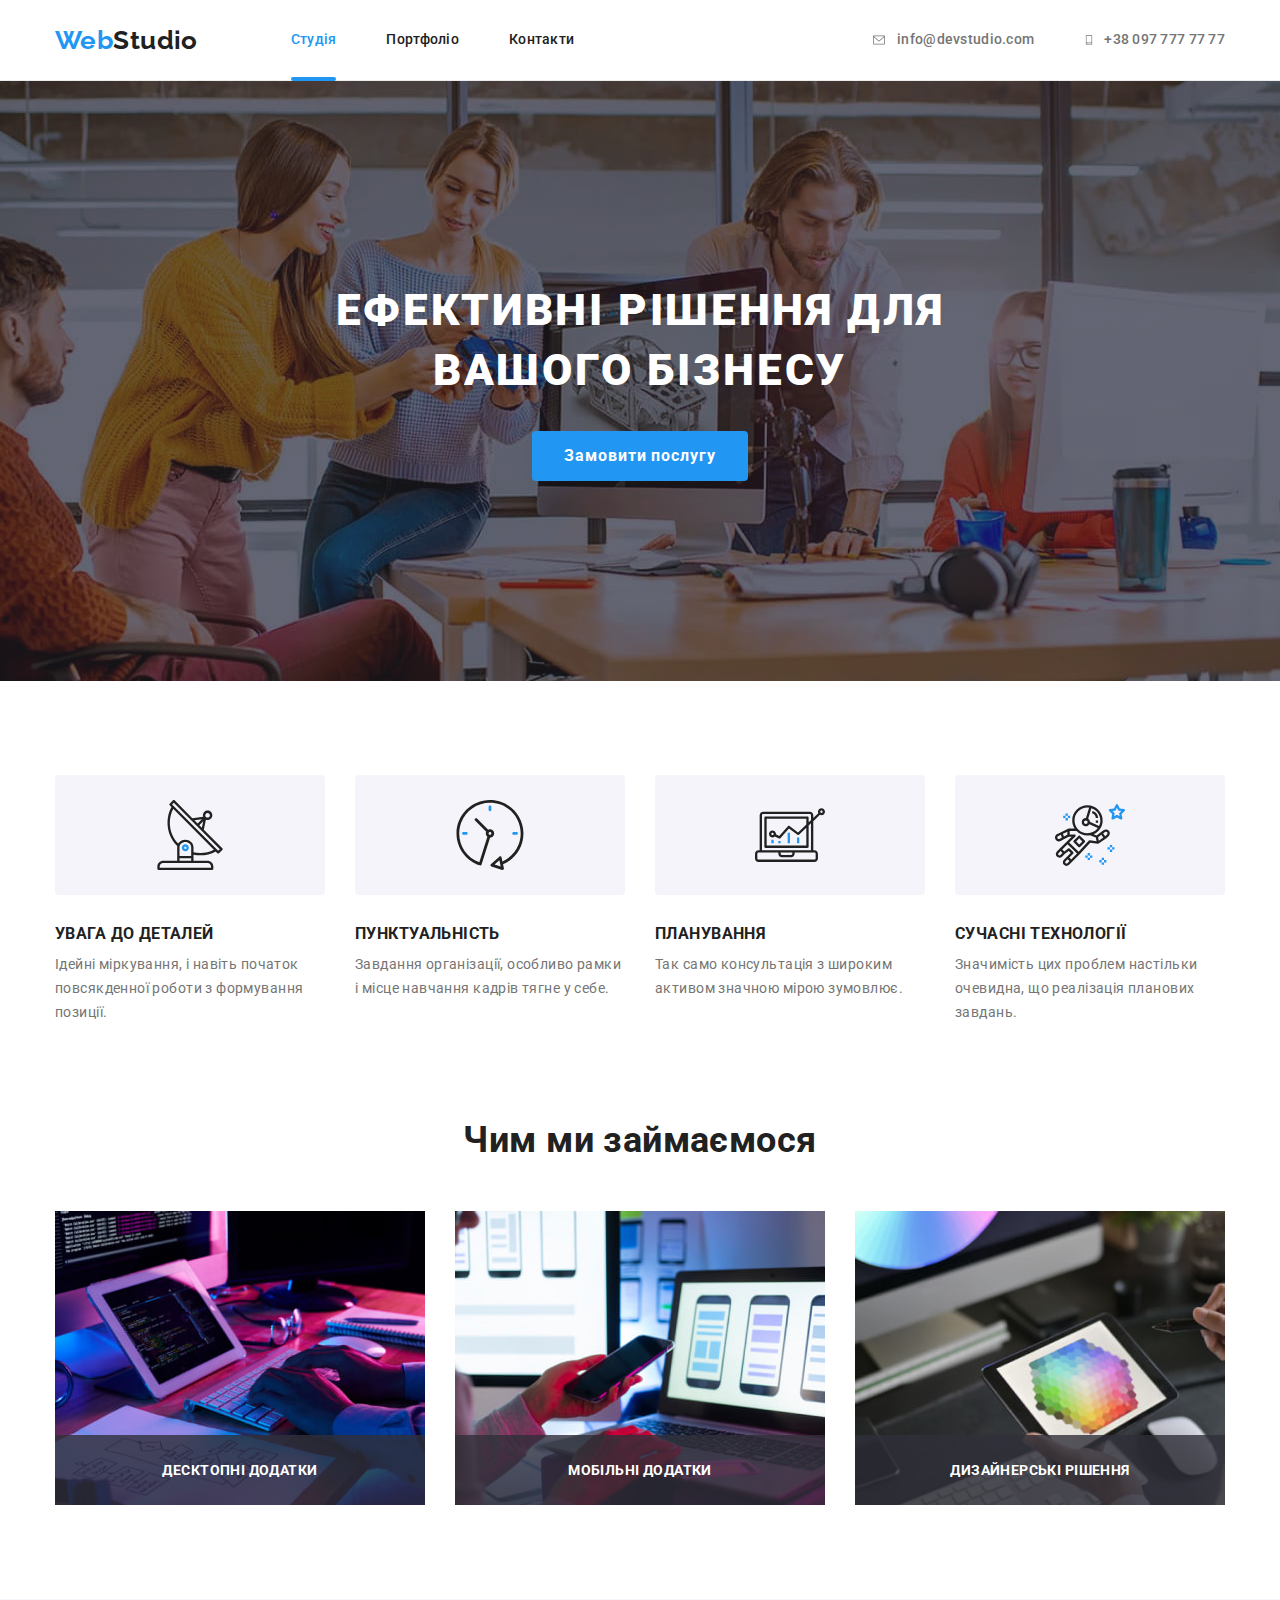
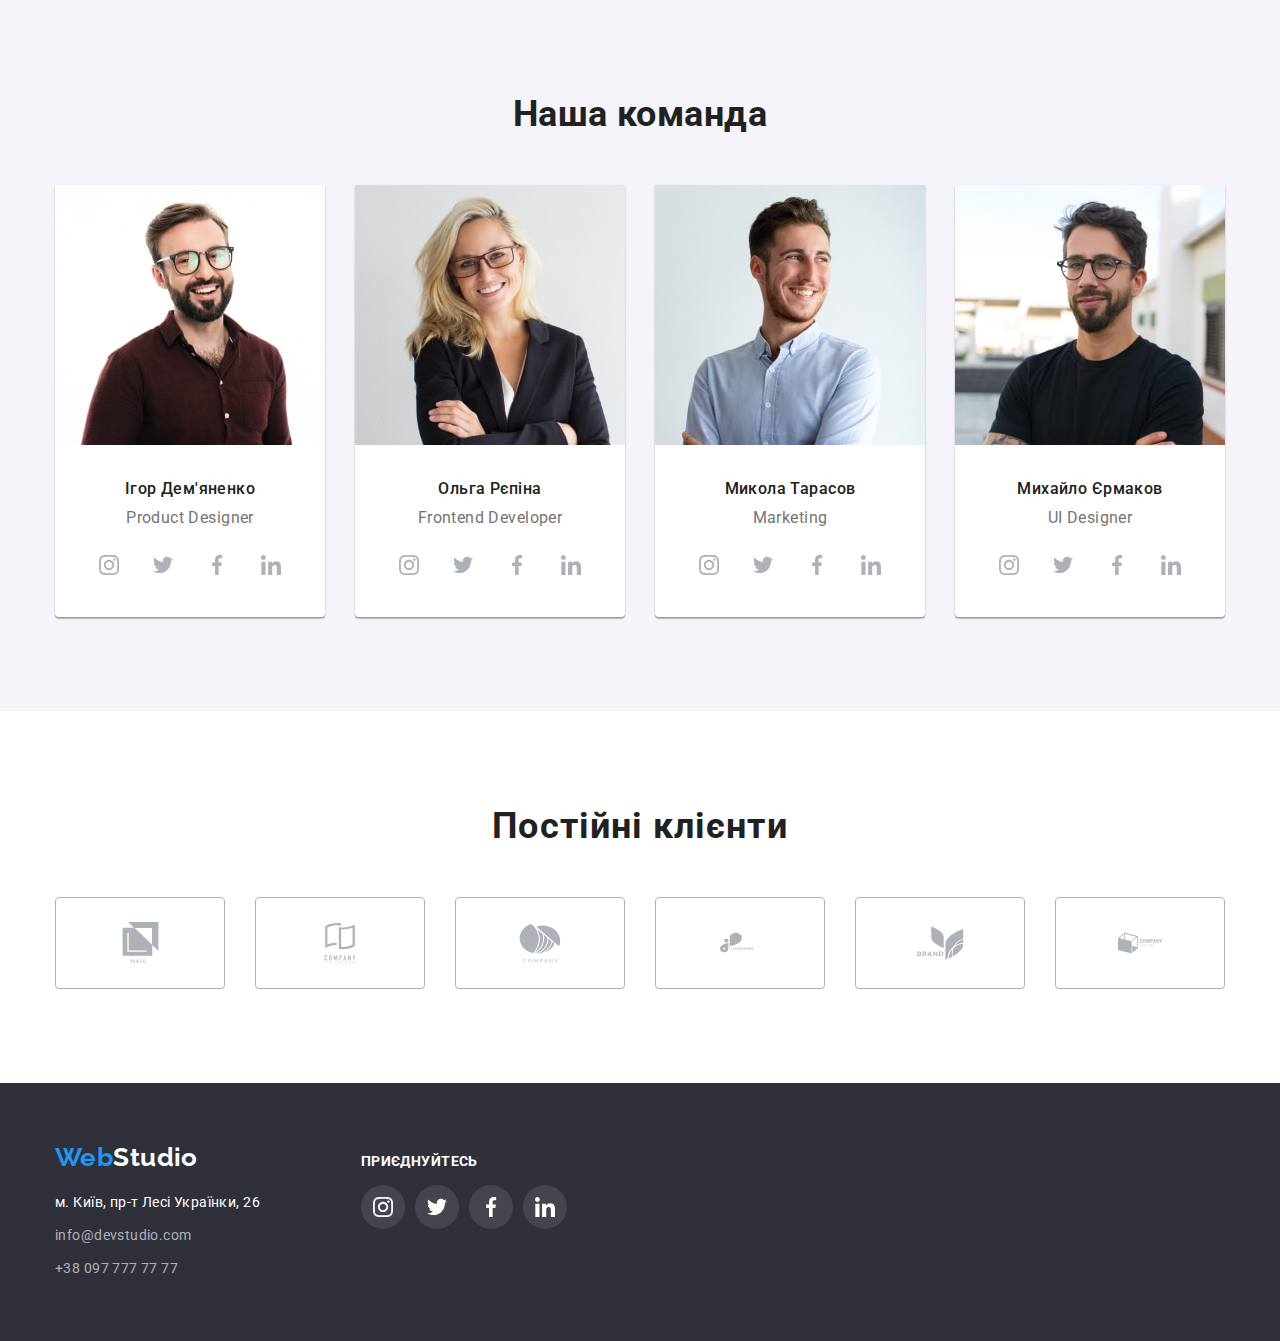
<file: index.html>
<!DOCTYPE html>
<html lang="en">
<head>
	<meta charset="UTF-8">
	<meta name="viewport" content="width=device-width, initial-scale=1.0">
	<title>WebStudio</title>
	<link rel="stylesheet" href="https://fonts.googleapis.com/css2?family=Raleway:wght@700&family=Roboto:wght@400;500;700;900&display=swap">
	<link rel="stylesheet" href="https://cdnjs.cloudflare.com/ajax/libs/modern-normalize/1.1.0/modern-normalize.min.css">
	<link rel="stylesheet" href="./css/styles.css">
</head>
<body>
<!-- Шапка сайту -->
	<header class="page-header">
		<div class="container main-nav">
			<a href="./index.html" class="logo"><span class="span-logo">Web</span>Studio</a>
			<nav>
				<ul class="site-nav list">
					<li class="item"><a href="./index.html" class="active-link link">Студія</a><div class="active"></div></li>
					<li class="item"><a href="./portfolio.html" class="link">Портфоліо</a></li>
					<li class="item"><a href="" class="link">Контакти</a></li>
				</ul>
			</nav>
			
			<ul class="auth-nav list">
				<li class="item"><a href="" class="email-link link">
					<svg class="icon-email" width="16" height="12">
						<use href="./images/sprite.svg#icon-email"></use>
					</svg>
					info@devstudio.com</a></li>
				<li class="item"><a href="" class="phone-link link">
					<svg class="icon-phone" width="10" height="16">
						<use href="./images/sprite.svg#icon-phone"></use>
					</svg>
					+38 097 777 77 77</a></li>
			</ul>
		</div>
	</header>
<!-- Тіло сайту -->
<main>
	<section class="hero">
		<div class="container">
			<h1 class="hero-title">Ефективні рішення для вашого бізнесу</h1>
		<button class="hero-button" type="button" data-modal-open>Замовити послугу</button>
		</div>
	</section>
	
	<section class="features">
		<div class="container">
			<h2 class="delete">Особливості</h2>
		<ul class="features-list list">
			<li class="item">
				<div class="block-icon">
					<svg class="antenna-icon icon" width="70" height="70">
						<use href="./images/sprite.svg#icon-antenna"></use>
					</svg>
				</div>
				<h3 class="title">УВАГА ДО ДЕТАЛЕЙ</h3>
				<p class="text">Ідейні міркування, і навіть початок повсякденної роботи з формування позиції.</p>
			</li>
			<li class="item">
				<div class="block-icon">
					<svg class="clock-icon icon" width="70" height="70">
						<use href="./images/sprite.svg#icon-clock"></use>
					</svg>
				</div>
				<h3 class="title">ПУНКТУАЛЬНІСТЬ</h3>
				<p class="text">Завдання організації, особливо рамки і місце навчання кадрів тягне у себе.</p>
			</li>
			<li class="item">
				<div class="block-icon">
					<svg class="diagram-icon icon" width="70" height="70">
						<use href="./images/sprite.svg#icon-diagram"></use>
					</svg>
				</div>
				<h3 class="title">ПЛАНУВАННЯ</h3>
				<p class="text">Так само консультація з широким активом значною мірою зумовлює.</p>
			</li>
			<li class="item">
				<div class="block-icon">
					<svg class="astronaut-icon icon" width="70" height="70">
						<use href="./images/sprite.svg#icon-astronaut"></use>
					</svg>
				</div>
				<h3 class="title">СУЧАСНІ ТЕХНОЛОГІЇ</h3>
				<p class="text">Значимість цих проблем настільки очевидна, що реалізація планових завдань.</p>
			</li>
		</ul>
		</div>
	</section>
	
	<section class="activity">
		<div class="container">
			<h2 class="title">Чим ми займаємося</h2>
		<ul class="activity-list list">
			<li class="item">
				<div class="activity-image">
					<img src="./images/img_1.jpg" alt="Крупним планом зображення програміста який працює за своїм столом" width="370">
					<p class="activity-text">Десктопні додатки</p>
				</div>
			</li>
			<li class="item">
				<div class="activity-image">
					<img src="./images/img_2.jpg" alt="Дизайнери веб-інтерфейсу розробляють програми для смартфонів, команда творців працює над інтерфейсом мобільних телефонів" width="370">
					<p class="activity-text">Мобільні додатки</p>
				</div>
			</li>
			<li class="item">
				<div class="activity-image">
					<img src="./images/img_3.jpg" alt="Творчий художник веб-дизайн із робочим графічним планшетом із вибором кольорів" width="370">
					<p class="activity-text">Дизайнерські рішення

					</p>
				</div>
			</li>
		</ul>
		</div>
	</section>
	
	<section class="team">
		<div class="container">
			<h2 class="title">Наша команда</h2>
		<ul class="team-list list">
			<li class="item">
				<img src="./images/igor.jpg" alt="Фото Ігора Дем'яненко">
				<div class="description">
					<h3 class="name">Ігор Дем'яненко</h3>
					<p class="position">Product Designer</p>
					<ul class="social-list list">
						<li class="social-item">
							<a href="" class="social-link link">
								<svg class="social-icon" width="20" height="20">
									<use href="./images/sprite.svg#icon-instagram"></use>
								</svg>
							</a></li>
						<li class="social-item">
							<a href="" class="social-link link">
								<svg class="social-icon" width="20" height="20">
									<use href="./images/sprite.svg#icon-twitter"></use>
								</svg>
							</a></li>
						<li class="social-item">
							<a href="" class="social-link link">
								<svg class="social-icon" width="20" height="20">
									<use href="./images/sprite.svg#icon-facebook"></use>
								</svg>
							</a></li>
						<li class="social-item">
							<a href="" class="social-link link">
								<svg class="social-icon" width="20" height="20">
									<use href="./images/sprite.svg#icon-linkedin"></use>
								</svg>
							</a></li>
					</ul>
				</div>
			</li>
			<li class="item">
				<img src="./images/olga.jpg" alt="Фото Ольги Рєпіної">
				<div class="description">
					<h3 class="name">Ольга Рєпіна</h3>
					<p class="position">Frontend Developer</p>
					<ul class="social-list list">
						<li class="social-item">
							<a href="" class="social-link link">
								<svg class="social-icon" width="20" height="20">
									<use href="./images/sprite.svg#icon-instagram"></use>
								</svg>
							</a></li>
						<li class="social-item">
							<a href="" class="social-link link">
								<svg class="social-icon" width="20" height="20">
									<use href="./images/sprite.svg#icon-twitter"></use>
								</svg>
							</a></li>
						<li class="social-item">
							<a href="" class="social-link link">
								<svg class="social-icon" width="20" height="20">
									<use href="./images/sprite.svg#icon-facebook"></use>
								</svg>
							</a></li>
						<li class="social-item">
							<a href="" class="social-link link">
								<svg class="social-icon" width="20" height="20">
									<use href="./images/sprite.svg#icon-linkedin"></use>
								</svg>
							</a></li>
					</ul>
				</div>
			</li>
			<li class="item">
				<img src="./images/mykola.jpg" alt="Фото Миколи Тарасова">
				<div class="description">
					<h3 class="name">Микола Тарасов</h3>
					<p class="position">Marketing</p>
					<ul class="social-list list">
						<li class="social-item">
							<a href="" class="social-link link">
								<svg class="social-icon" width="20" height="20">
									<use href="./images/sprite.svg#icon-instagram"></use>
								</svg>
							</a></li>
						<li class="social-item">
							<a href="" class="social-link link">
								<svg class="social-icon" width="20" height="20">
									<use href="./images/sprite.svg#icon-twitter"></use>
								</svg>
							</a></li>
						<li class="social-item">
							<a href="" class="social-link link">
								<svg class="social-icon" width="20" height="20">
									<use href="./images/sprite.svg#icon-facebook"></use>
								</svg>
							</a></li>
						<li class="social-item">
							<a href="" class="social-link link">
								<svg class="social-icon" width="20" height="20">
									<use href="./images/sprite.svg#icon-linkedin"></use>
								</svg>
							</a></li>
					</ul>
				</div>
			</li>
			<li class="item">
				<img src="./images/misha.jpg" alt="Фото Михайла Єрмакова">
				<div class="description">
					<h3 class="name">Михайло Єрмаков</h3>
					<p class="position">UI Designer</p>
					<ul class="social-list list">
						<li class="social-item">
							<a href="" class="social-link link">
								<svg class="social-icon" width="20" height="20">
									<use href="./images/sprite.svg#icon-instagram"></use>
								</svg>
							</a></li>
						<li class="social-item">
							<a href="" class="social-link link">
								<svg class="social-icon" width="20" height="20">
									<use href="./images/sprite.svg#icon-twitter"></use>
								</svg>
							</a></li>
						<li class="social-item">
							<a href="" class="social-link link">
								<svg class="social-icon" width="20" height="20">
									<use href="./images/sprite.svg#icon-facebook"></use>
								</svg>
							</a></li>
						<li class="social-item">
							<a href="" class="social-link link">
								<svg class="social-icon" width="20" height="20">
									<use href="./images/sprite.svg#icon-linkedin"></use>
								</svg>
							</a></li>
					</ul>
				</div>
			</li>
		</ul>
		</div>
	</section>
	<section class="client">
		<h2 class="title">Постійні клієнти</h2>
		<div class="container">
			<ul class="client-list list">
				<li class="client-item">
					<a href="" class="client-link">
						<svg class="client-icon" width="41" height="47">
							<use href="./images/sprite.svg#icon-client-1"></use>
						</svg>
					</a>
				</li>
				<li class="client-item">
					<a href="" class="client-link">
						<svg class="client-icon" width="40" height="52">
							<use href="./images/sprite.svg#icon-client-2"></use>
						</svg>
					</a>
				</li>
				<li class="client-item">
					<a href="" class="client-link">
						<svg class="client-icon" width="44" height="42">
							<use href="./images/sprite.svg#icon-client-3"></use>
						</svg>
					</a>
				</li>
				<li class="client-item">
					<a href="" class="client-link">
						<svg class="client-icon" width="85" height="41">
							<use href="./images/sprite.svg#icon-client-4"></use>
						</svg>
					</a>
				</li>
				<li class="client-item">
					<a href="" class="client-link">
						<svg class="client-icon" width="63" height="46">
							<use href="./images/sprite.svg#icon-client-5"></use>
						</svg>
					</a>
				</li>
				<li class="client-item">
					<a href="" class="client-link">
						<svg class="client-icon" width="94" height="44">
							<use href="./images/sprite.svg#icon-client-6"></use>
						</svg>
					</a>
				</li>
			</ul>
		</div>
	</section>
</main>
<!-- Підвал сайту -->
	<footer class="footer">
		<div class="footer-container container">
			<div>
				<a href="./index.html" class="logo">
					<span class="span-logo">Web</span>Studio
				</a>
				<address class="address">
					<ul class="address-list list">
						<li class="item"><a href="" class="sity link">м. Київ, пр-т Лесі Українки, 26</a></li>
						<li class="item"><a href="" class="link">info@devstudio.com</a></li>
						<li class="item"><a href="" class="link">+38 097 777 77 77</a></li>
					</ul>
				</address>
			</div>
			<div class="footer-social">
				<b class="footer-title">приєднуйтесь</b>
				<ul class="social-list list">
					<li class="social-item">
						<a href="" class="social-link link">
							<svg class="social-icon" width="20" height="20">
								<use href="./images/sprite.svg#icon-instagram"></use>
							</svg>
						</a></li>
					<li class="social-item">
						<a href="" class="social-link link">
							<svg class="social-icon" width="20" height="20">
								<use href="./images/sprite.svg#icon-twitter"></use>
							</svg>
						</a></li>
					<li class="social-item">
						<a href="" class="social-link link">
							<svg class="social-icon" width="20" height="20">
								<use href="./images/sprite.svg#icon-facebook"></use>
							</svg>
						</a></li>
					<li class="social-item">
						<a href="" class="social-link link">
							<svg class="social-icon" width="20" height="20">
								<use href="./images/sprite.svg#icon-linkedin"></use>
							</svg>
						</a></li>
				</ul>
			</div>
		</div>
	</footer>
	<div class="backdrop is-hidden" data-modal>
			<div class="modal">
				<button class="modal-close" data-modal-close>
					<svg class="close-icon" width="11" height="11">
						<use href="./images/sprite.svg#icon-close"></use>
					</svg>
				</button>
			</div>
	</div>
	<script src="./js/modal.js"></script>
</body>
</html>


<!--  -->
</file>
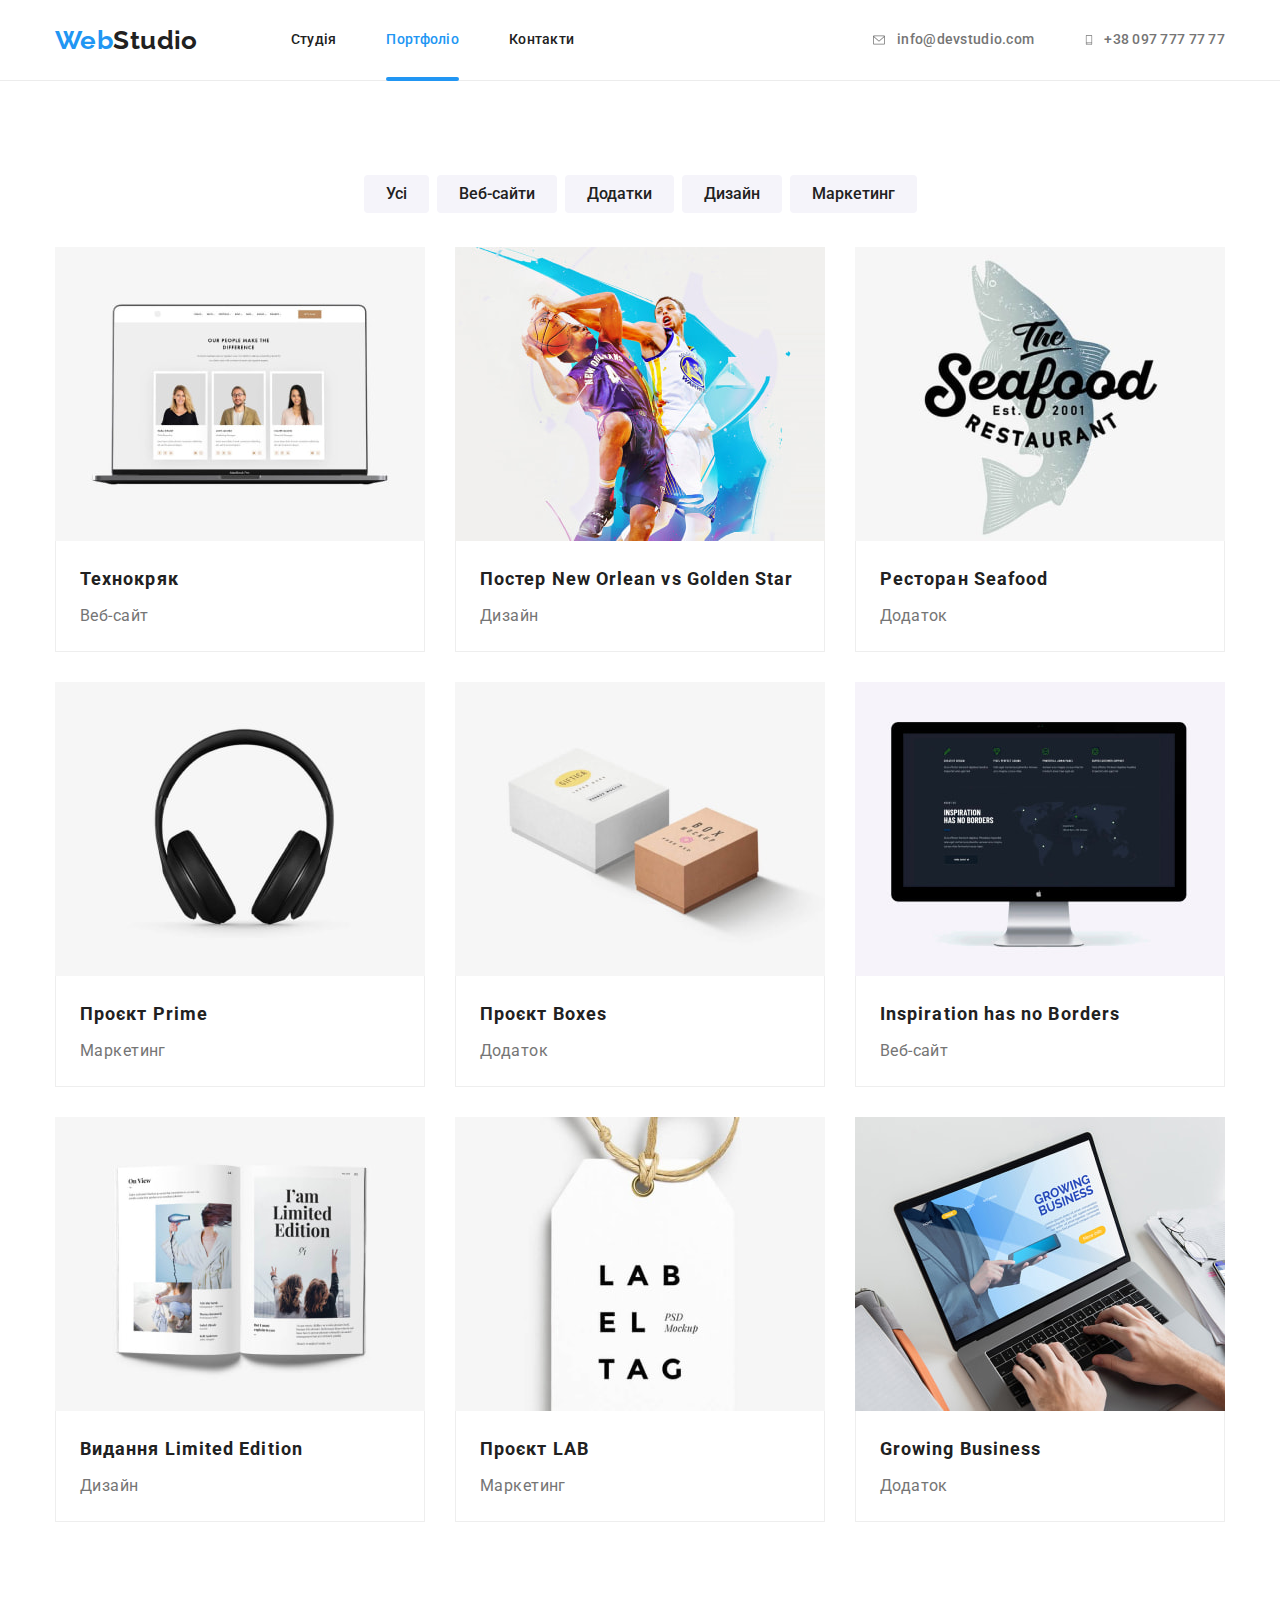
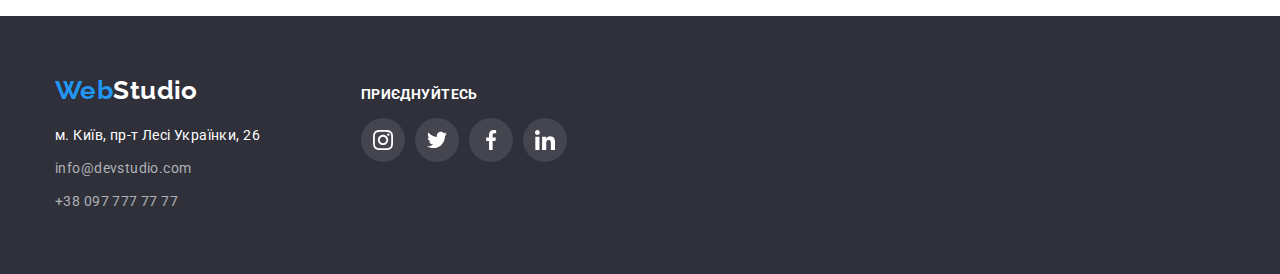
<file: portfolio.html>
<!DOCTYPE html>
<html lang="en">
<head>
	<meta charset="UTF-8">
	<meta name="viewport" content="width=device-width, initial-scale=1.0">
	<title>Portfolio</title>
	<link rel="stylesheet" href="https://fonts.googleapis.com/css2?family=Raleway:wght@700&family=Roboto:wght@400;500;700;900&display=swap">
	<link rel="stylesheet" href="https://cdnjs.cloudflare.com/ajax/libs/modern-normalize/1.1.0/modern-normalize.min.css">
	<link rel="stylesheet" href="./css/styles.css">
</head>
<body>
	<!-- Шапка сайту -->
	<header class="page-header">
		<div class="container main-nav">
			<a href="./index.html" class="logo"><span class="span-logo">Web</span>Studio</a>
			<nav>
				<ul class="site-nav list">
					<li class="item"><a href="./index.html" class="link">Студія</a></li>
					<li class="item"><a href="./portfolio.html" class="active-link link">Портфоліо</a><div class="active"></div></li>
					<li class="item"><a href="" class="link">Контакти</a></li>
				</ul>
			</nav>
			
			<ul class="auth-nav list">
				<li class="item"><a href="" class="email-link link">
					<svg class="icon-email" width="16" height="12">
						<use href="./images/sprite.svg#icon-email"></use>
					</svg>
					info@devstudio.com</a></li>
				<li class="item"><a href="" class="phone-link link">
					<svg class="icon-phone" width="10" height="16">
						<use href="./images/sprite.svg#icon-phone"></use>
					</svg>
					+38 097 777 77 77</a></li>
			</ul>
		</div>
	</header>
<!-- Тіло сайту -->
<main>
<div class="container">
	<h1 class="delete">Наші роботи</h1>
<ul class="filter-list list">
	<li class="item"><button  type="button" class="button">Усі</button></li>
	<li class="item"><button  type="button" class="button">Веб-сайти</button></li>
	<li class="item"><button  type="button" class="button">Додатки</button></li>
	<li class="item"><button  type="button" class="button">Дизайн</button></li>
	<li class="item"><button  type="button" class="button">Маркетинг</button></li>
</ul>
<ul class="projects-list list">
	<li class="item"><a class="project-link">
		<div class="block-image">
			<img class="image" src="./images/project_1.jpg" alt="Ноутбук на якому відкрита головна сторінка веб-сайту Технокряк" width="370">
			<p class="emerging-text">Ресурс пропонує комплексні пропозиції з різним рівнем функціоналу та сервісів. Все це дозволить відвідувачу отримати вичерпні відомості про компанію чи приватну особу.</p>
		</div>
		<div class="description">
			<h3 class="title">Технокряк</h3>
			<p class="text">Веб-сайт</p>
		</div>
	</a></li>
	<li class="item"><a class="project-link">
		<div class="block-image">
			<img class="image" src="./images/project_2.jpg" alt="Постер двух баскетбольних команд New Orlean vs Golden Star" width="370">
			<p class="emerging-text">Ресурс пропонує комплексні пропозиції з різним рівнем функціоналу та сервісів. Все це дозволить відвідувачу отримати вичерпні відомості про компанію чи приватну особу.</p>
		</div>
		<div class="description">
			<h3 class="title">Постер New Orlean vs Golden Star</h3>
			<p class="text">Дизайн</p>
		</div>
	</a></li>
	<li class="item"><a class="project-link">
		<div class="block-image">
			<img class="image" src="./images/project_3.jpg" alt="Логотип ресторану Seafood" width="370">
			<p class="emerging-text">Ресурс пропонує комплексні пропозиції з різним рівнем функціоналу та сервісів. Все це дозволить відвідувачу отримати вичерпні відомості про компанію чи приватну особу.</p>
		</div>
		<div class="description">
			<h3 class="title">Ресторан Seafood</h3>
			<p class="text">Додаток</p>
		</div>
	</a></li>
	<li class="item"><a class="project-link">
		<div class="block-image">
			<img class="image" src="./images/project_4.jpg" alt="Повнорозмірні наушники проекту Prime" width="370">
			<p class="emerging-text">Ресурс пропонує комплексні пропозиції з різним рівнем функціоналу та сервісів. Все це дозволить відвідувачу отримати вичерпні відомості про компанію чи приватну особу.</p>
		</div>
		<div class="description">
			<h3 class="title">Проєкт Prime</h3>
			<p class="text">Маркетинг</p>
		</div>
	</a></li>
	<li class="item"><a class="project-link">
		<div class="block-image">
			<img class="image" src="./images/project_5.jpg" alt="Дві коробки проекту Boxes" width="370">
			<p class="emerging-text">Ресурс пропонує комплексні пропозиції з різним рівнем функціоналу та сервісів. Все це дозволить відвідувачу отримати вичерпні відомості про компанію чи приватну особу.</p>
		</div>
		<div class="description">
			<h3 class="title">Проєкт Boxes</h3>
			<p class="text">Додаток</p>
		</div>
	</a></li>
	<li class="item"><a class="project-link">
		<div class="block-image">
			<img class="image" src="./images/project_6.jpg" alt="Монітор на якому відкита сторінка переваг веб-сайту Inspiration has no Borders" width="370">
			<p class="emerging-text">Ресурс пропонує комплексні пропозиції з різним рівнем функціоналу та сервісів. Все це дозволить відвідувачу отримати вичерпні відомості про компанію чи приватну особу.</p>
		</div>
		<div class="description">
			<h3 class="title">Inspiration has no Borders</h3>
			<p class="text">Веб-сайт</p>
		</div>
	</a></li>
	<li class="item"><a class="project-link">
		<div class="block-image">
			<img class="image" src="./images/project_7.jpg" alt="Книга видання Limited Edition" width="370">
			<p class="emerging-text">Ресурс пропонує комплексні пропозиції з різним рівнем функціоналу та сервісів. Все це дозволить відвідувачу отримати вичерпні відомості про компанію чи приватну особу.</p>
		</div>
		<div class="description">
			<h3 class="title">Видання Limited Edition</h3>
			<p class="text">Дизайн</p>
		</div>
	</a></li>
	<li class="item"><a class="project-link">
		<div class="block-image">
			<img class="image" src="./images/project_8.jpg" alt="Логотип магазину LAB" width="370">
			<p class="emerging-text">Ресурс пропонує комплексні пропозиції з різним рівнем функціоналу та сервісів. Все це дозволить відвідувачу отримати вичерпні відомості про компанію чи приватну особу.</p>
		</div>
		<div class="description">
			<h3 class="title">Проєкт LAB</h3>
			<p class="text">Маркетинг</p>
		</div>
	</a></li>
	<li class="item"><a class="project-link">
		<div class="block-image">
			<img class="image" src="./images/project_9.jpg" alt="Ноутбук на якому відкрита головна сторінка веб-сайту Growing Business" width="370">
			<p class="emerging-text">Ресурс пропонує комплексні пропозиції з різним рівнем функціоналу та сервісів. Все це дозволить відвідувачу отримати вичерпні відомості про компанію чи приватну особу.</p>
		</div>
		<div class="description">
			<h3 class="title">Growing Business</h3>
			<p class="text">Додаток</p>
		</div>
	</a></li>
</ul>
</div>
</main>
<!-- Підвал сайту -->
<footer class="footer">
	<div class="footer-container container">
		<div>
			<a href="./index.html" class="logo">
				<span class="span-logo">Web</span>Studio
			</a>
			<address class="address">
				<ul class="address-list list">
					<li class="item"><a href="" class="sity link">м. Київ, пр-т Лесі Українки, 26</a></li>
					<li class="item"><a href="" class="link">info@devstudio.com</a></li>
					<li class="item"><a href="" class="link">+38 097 777 77 77</a></li>
				</ul>
			</address>
		</div>
		<div class="footer-social">
			<b class="footer-title">приєднуйтесь</b>
			<ul class="social-list list">
				<li class="social-item">
					<a href="" class="social-link link">
						<svg class="social-icon" width="20" height="20">
							<use href="./images/sprite.svg#icon-instagram"></use>
						</svg>
					</a></li>
				<li class="social-item">
					<a href="" class="social-link link">
						<svg class="social-icon" width="20" height="20">
							<use href="./images/sprite.svg#icon-twitter"></use>
						</svg>
					</a></li>
				<li class="social-item">
					<a href="" class="social-link link">
						<svg class="social-icon" width="20" height="20">
							<use href="./images/sprite.svg#icon-facebook"></use>
						</svg>
					</a></li>
				<li class="social-item">
					<a href="" class="social-link link">
						<svg class="social-icon" width="20" height="20">
							<use href="./images/sprite.svg#icon-linkedin"></use>
						</svg>
					</a></li>
			</ul>
		</div>
	</div>
</footer>
</body>
</html>
</file>
<file: css/styles.css>
:root {
	--primary-text-color: #757575;
	--title-text-color: #212121;
	--accent-color: #2196F3;
	--primary-white-color: #ffffff;
	--link-footer-color: rgba(255, 255, 255, 0.6);
	--background-footer-color: #2F303A;
	--background-team-color: #F5F4FA;
	--social-color: #AFB1B8;
}

body {
	margin: 0;
	color: var(--primary-text-color);
	background-color: var(--primary-white-color);
	font-family: 'Roboto', sans-serif;
	font-style: normal;
	font-size: 14px;
	font-weight: 400;
	letter-spacing: 0.03em;
}

button {
	cursor: pointer;
}

a {
	text-decoration: none;
}

h1,
h2,
h3,
h4,
h5,
h6 {
	margin: 0;
	color: var(--title-text-color);
}

.list {
	list-style: none;
	padding: 0;
	margin: 0;
}

.container {
	width: 1200px;
	margin: 0 auto;
	padding-left: 15px;
	padding-right: 15px;
}

.active {
	position: absolute;
	bottom: 0;
	left: 0;
	width: 100%;
	height: 4px;
	background-color: var(--accent-color);
	border-radius: 2px;
}




/* Header */

.page-header {
	border-bottom: 1px solid #ECECEC;
}

.main-nav {
	display: flex;
	align-items: center;
}

/* Logo */
.logo {
	color: var(--title-text-color);
	font-family: 'Raleway', sans-serif;
	font-weight: 700;
	font-size: 26px;
	line-height: 1.09;
	margin-right: 93px;
}

.span-logo {
	color: var(--accent-color);
}

/* Navigation */
.site-nav {
	display: flex;
}

.site-nav .item:not(:last-child) {
	margin-right: 50px;
}

.site-nav .link {
	display: block;
	color: var(--title-text-color);
	font-weight: 500;
	line-height: 1.14;
	letter-spacing: 0.02em;
	padding-top: 32px;
	padding-bottom: 32px;
	transition: color 250ms cubic-bezier(0.4, 0, 0.2, 1)
}

.site-nav .item {
	position: relative;
}

.site-nav .active-link {
	color: var(--accent-color);
}

.active {
	position: absolute;
	bottom: -1px;
	left: 0;
	display: block;
	width: 100%;
	height: 4px;
	background-color: var(--accent-color);
	border-radius: 2px;
}

.site-nav .link:hover,
.site-nav .link:focus {
	color: var(--accent-color);
}

.auth-nav {
	display: flex;
	margin-left: auto;
}

.auth-nav .item:not(:last-child) {
	margin-right: 50px;
}

.auth-nav .link {
	color: var(--primary-text-color);
	font-weight: 500;
	line-height: 1.14;
	letter-spacing: 0.02em;
	padding-top: 32px;
	padding-bottom: 32px;
	transition: color 250ms cubic-bezier(0.4, 0, 0.2, 1)

}

.auth-nav .link:hover,
.auth-nav .link:focus {
	color: var(--accent-color);
}

.icon-email,
.icon-phone {
	fill: var(--primary-text-color);
	margin-right: 10px;
	transition: fill 250ms cubic-bezier(0.4, 0, 0.2, 1)

}

.email-link,
.phone-link {
	display: flex;
	align-items: center;
}

.email-link:hover .icon-email,
.email-link:focus .icon-email,
.phone-link:hover .icon-phone,
.phone-link:focus .icon-phone {
	fill: var(--accent-color);
}


/* Main */

/* Hero */
.hero {
	max-width: 1600px;
	margin-left: auto;
	margin-right: auto;	
	background-color: var(--background-footer-color);
	background: linear-gradient(
		rgba(47, 48, 58, 0.4),
		rgba(47, 48, 58, 0.4)),
		url(../images/background.jpg) no-repeat center;
	background-size: cover;
	text-align: center;
	padding-top: 200px;
	padding-bottom: 200px;
}

.hero .hero-title {

	margin: 0 auto;
	color: var(--primary-white-color);
	font-weight: 900;
	font-size: 44px;
	line-height: 1.36;
	letter-spacing: 0.06em;
	text-transform: uppercase;
	width: 696px;
}

.hero-button {
	
	color: var(--primary-white-color);
	background-color: var(--accent-color);
	font-family: inherit;
	font-weight: 700;
	font-size: 16px;
	line-height: 1.88;
	letter-spacing: 0.06em;
	padding: 10px 32px;
	border: none;
	border-radius: 4px;
	margin-top: 30px;
	transition: box-shadow 250ms cubic-bezier(0.4, 0, 0.2, 1)

}

.hero-button:hover, 
.hero-button:focus {
	box-shadow: 0px 4px 4px rgba(0, 0, 0, 0.15);
}

/* Features */
.delete {
	font-size: 0;
}

.features {
	padding-top: 94px;
	padding-bottom: 94px;
}

.features-list {
	display: flex;
	flex-wrap: wrap;
}

.features-list .item {
	width: 270px;
}

.features-list .block-icon {
	display: flex;
	justify-content: center;
	align-items: center;
	height: 120px;
	background-color: var(--background-team-color);
	margin-bottom: 30px;
	border-radius: 4px;
}

.features-list .item:not(:last-child) {
	margin-right: 30px;
}

.features-list .title {
	font-weight: 700;
	line-height: 1.14;
	text-transform: uppercase;
	margin: 0;

}

.features-list .text {
	margin: 0;
	margin-top: 10px;
	margin-top: 10px;
	line-height: 1.71;
}

/* Activity */
.activity {
	padding-bottom: 94px;
}

.activity .title {
	font-weight: 700;
	font-size: 36px;
	line-height: 1.17;
	text-align: center;
	margin: 0;
}

.activity-list {
	display: flex;
	flex-wrap: wrap;
	margin-top: 50px;
}

.activity-list .item {
	width: 370px;
}

.activity-list .item:not(:last-child) {
	margin-right: 30px;
}

.activity-image {
	position: relative;
	display: flex;
}

.activity-text {
	position: absolute;
	bottom: 0;
	left: 0;
	margin: 0;
	padding: 0;
	display: flex;
	justify-content: center;
	align-items: center;
	height: 70px;
	width: 100%;
	text-align: center;
	font-weight: 700;
	text-transform: uppercase;
	color: var(--primary-white-color);
	background-color: rgba(47, 48, 58, 0.8);;
}

/* Team */
.team {
	padding-top: 94px;
	padding-bottom: 94px;
	background-color: var(--background-team-color);
}

.team .title {
	margin: 0;
	font-weight: 700;
	font-size: 36px;
	line-height: 1.17;
	text-align: center;
}

.team-list {
	display: flex;
	flex-wrap: wrap;
	margin-top: 50px;
}

.team-list .item {
	width: 270px;
	text-align: center;
	box-shadow: 0px 1px 3px rgba(0, 0, 0, 0.12), 0px 1px 1px rgba(0, 0, 0, 0.14), 0px 2px 1px rgba(0, 0, 0, 0.2);
	border-radius: 0px 0px 4px 4px;
	background-color: var(--primary-white-color);
}

.team-list .item:not(:last-child) {
	margin-right: 30px;
}

.team-list .description {
	padding-top: 30px;
	padding-bottom: 30px;
}

.team-list .name {
	margin-top: 0;
	margin-bottom: 0;
	font-weight: 500;
	font-size: 16px;
	line-height: 1.19;
}

.team-list .position {
	margin-top: 10px;
	margin-bottom: 0;
	font-size: 16px;
	line-height: 1.19;
}

.social-list {
	display: flex;
	justify-content: center;
	margin-top: 16px;
}

.social-item {
	width: 44px;
	height: 44px;
}

.social-item:not(:last-child) {
	margin-right: 10px;
}

.social-link {
	display: flex;
	justify-content: center;
	align-items: center;
	width: 100%;
	height: 100%;
	border-radius: 50%;
	transition: background-color 250ms cubic-bezier(0.4, 0, 0.2, 1);
}

.social-link:hover,
.social-link:focus {
	background-color: var(--accent-color);
}

.social-icon {
	transition: fill 250ms cubic-bezier(0.4, 0, 0.2, 1);
	fill: var(--social-color);
}

.social-link:hover .social-icon,
.social-link:focus .social-icon {
	fill: var(--primary-white-color);
}

/* Clients */

.client {
	padding-top: 94px;
	padding-bottom: 94px;
}

.client .title {
font-weight: 700;
font-size: 36px;
line-height: 42px;
text-align: center;
letter-spacing: 0.03em;
color: var(--title-text-color);
}

.client-list {
	display: flex;
	margin-top: 50px;
}

.client-item:not(:last-child) {
	margin-right: 30px;
}

.client-link {
	display: flex;
	justify-content: center;
	align-items: center;
	width: 170px;
	height: 92px;
	border: 1px solid var(--social-color);
	border-radius: 4px;
	transition: border-color 250ms cubic-bezier(0.4, 0, 0.2, 1);

}

.client-icon {
	fill: var(--social-color);
	transition: fill 250ms cubic-bezier(0.4, 0, 0.2, 1);
}

.client-link:hover,
.client-link:focus,
.client-link:hover .client-icon,
.client-link:focus .client-icon {
	border-color: var(--accent-color);
	fill: var(--accent-color);
}





/* Footer */

.footer {
	padding-top: 60px;
	padding-bottom: 60px;
	background-color: var(--background-footer-color);
}

.footer .logo {
	color: var(--primary-white-color);
}

.address {
	margin-top: 20px;
	margin-bottom: 0;
	color: var(--primary-white-color);
	font-style: normal;
	line-height: 1.71;
}

.address-list .item {
	margin: 0;
}

.address-list .item:not(:first-child) {
	margin-top: 9px;
}

.address .link {
	color: var(--social-color);
	transition: color 250ms cubic-bezier(0.4, 0, 0.2, 1);

}

.address .link:hover,
.address .link:focus {
	color: var(--primary-white-color);
}

.address .sity {
	color: var(--primary-white-color);
}

.address .sity:hover,
.address .sity:focus {
	color: var(--accent-color);
}

.footer-container {
	display: flex;
	align-items: baseline;
}

.footer-social {
	margin-left: 70px;
}

.footer-title {
	margin: 0;
	font-weight: 700;
	text-transform: uppercase;
	color: var(--primary-white-color);
}

.footer-social .social-icon {
	fill: var(--primary-white-color);
}

.footer-social .social-link {
	background-color: rgba(255, 255, 255, 0.1);;
}

.social-link:hover .social-icon,
.social-link:focus .social-icon {
	fill: var(--primary-white-color);
}

.footer-social .social-link:hover,
.footer-social .social-link:focus {
	background-color: var(--accent-color);
}



/* Portfolio */


/* Filter */
.filter-list {
	justify-content: center;
	display: flex;
	flex-wrap: wrap;
	margin-top: 94px;
	margin-bottom: 0;
}

.filter-list .item:not(:last-child) {
	margin-right: 8px;
}

.filter-list .button {
	color: var(--title-text-color);
	background-color: var(--background-team-color);
	font-family: inherit;
	font-weight: 500;
	font-size: 16px;
	line-height: 1.62;
	padding: 6px 22px;
	border-radius: 4px;
	border: none;
	transition: background-color 250ms cubic-bezier(0.4, 0, 0.2, 1),
	box-shadow 250ms cubic-bezier(0.4, 0, 0.2, 1),
	color 250ms cubic-bezier(0.4, 0, 0.2, 1);
}

.filter-list .button:hover,
.filter-list .button:focus {
	color: var(--primary-white-color);
	background-color: var(--accent-color);
	box-shadow: 0px 3px 1px rgba(0, 0, 0, 0.1), 0px 1px 2px rgba(0, 0, 0, 0.08), 0px 2px 2px rgba(0, 0, 0, 0.12);
}

/* Projects */

.projects-list {
	margin-top: 34px;
	margin-bottom: 94px;
	display: flex;
	flex-wrap: wrap;
}

.projects-list .item {
	display: flex;
	margin-bottom: 30px;
	width: calc((100% - 60px) / 3);

}

.projects-list .item:not(:nth-child(3n)) {
	margin-right: 30px;
}

.projects-list .item:nth-last-child(-n + 3) {
	margin-bottom: 0;
}

.project-link {
	display: block;
	transition: box-shadow 250ms cubic-bezier(0.4, 0, 0.2, 1);

}

.project-link:hover,
.project-link:focus {
	box-shadow: 0px 1px 1px rgba(0, 0, 0, 0.12),
	0px 4px 4px rgba(0, 0, 0, 0.06),
	1px 4px 6px rgba(0, 0, 0, 0.16);
}

.projects-list .description {
	padding: 20px 24px;
	border: 1px solid #EEEEEE;
    border-top: none;
}

.projects-list .title {
	margin-top: 0;
	margin-bottom: 0;
	font-weight: 700;
	font-size: 18px;
	line-height: 2;
	letter-spacing: 0.06em;
}

.projects-list .text {
	margin-top: 4px;
	margin-bottom: 0;
	font-size: 16px;
	line-height: 1.88;
}

.block-image {
	position: relative;
	display: flex;
	overflow: hidden;
}

.emerging-text {
	position: absolute;
	top: 100%;
	left: 0;
	display: flex;
	justify-content: center;
	align-items: center;
	width: 100%;
	height: 100%;
	padding: 63px 24px;
	margin: 0;
	font-size: 18px;
	line-height: 1.56;
	background-color: rgba(33, 150, 243, 0.9);
	color: var(--primary-white-color);
	transition: transform 250ms cubic-bezier(0.4, 0, 0.2, 1);
}

.project-link:hover .emerging-text,
.project-link:focus .emerging-text {
	transform: translateY(-100%);
}





/* Modal */

.backdrop {
	position: fixed;
	top: 0;
	left: 0;
	width: 100%;
	height: 100%;
	background-color: rgba(0, 0, 0, 0.2);
	transition: opacity 250ms cubic-bezier(0.4, 0, 0.2, 1),
	visibility 250ms cubic-bezier(0.4, 0, 0.2, 1),
	transform 250ms cubic-bezier(0.4, 0, 0.2, 1);
}

.backdrop.is-hidden {
	visibility: hidden;
	opacity: 0;
	pointer-events: none;
}

.modal {
	position: absolute;
	top: 50%;
	left: 50%;
	transform: translate(-50%, -50%) scale(100%);
	width: 528px;
	height: 581px;
	background-color: #ffffff;
	transition: transform 250ms cubic-bezier(0.4, 0, 0.2, 1);
	box-shadow: 0px 1px 3px rgb(0 0 0 / 12%),
	0px 1px 1px rgb(0 0 0 / 14%),
	0px 2px 1px rgb(0 0 0 / 20%);
	border-radius: 4px;
}

.is-hidden .modal {
	transform: translate(-50%, -50%) scale(0%);
}

.modal-close {
	position: absolute;
	top: 8px;
	right: 8px;
	width: 30px;
	height: 30px;
	border: 1px solid rgba(0, 0, 0, 0.1);;
	border-radius: 50%;
	background-color: #fff;
}

.close-icon {
	transition: fill 250ms cubic-bezier(0.4, 0, 0.2, 1);
}

.modal-close:hover .close-icon,
.modal-close:focus .close-icon {
	fill: var(--accent-color);
}
</file>
